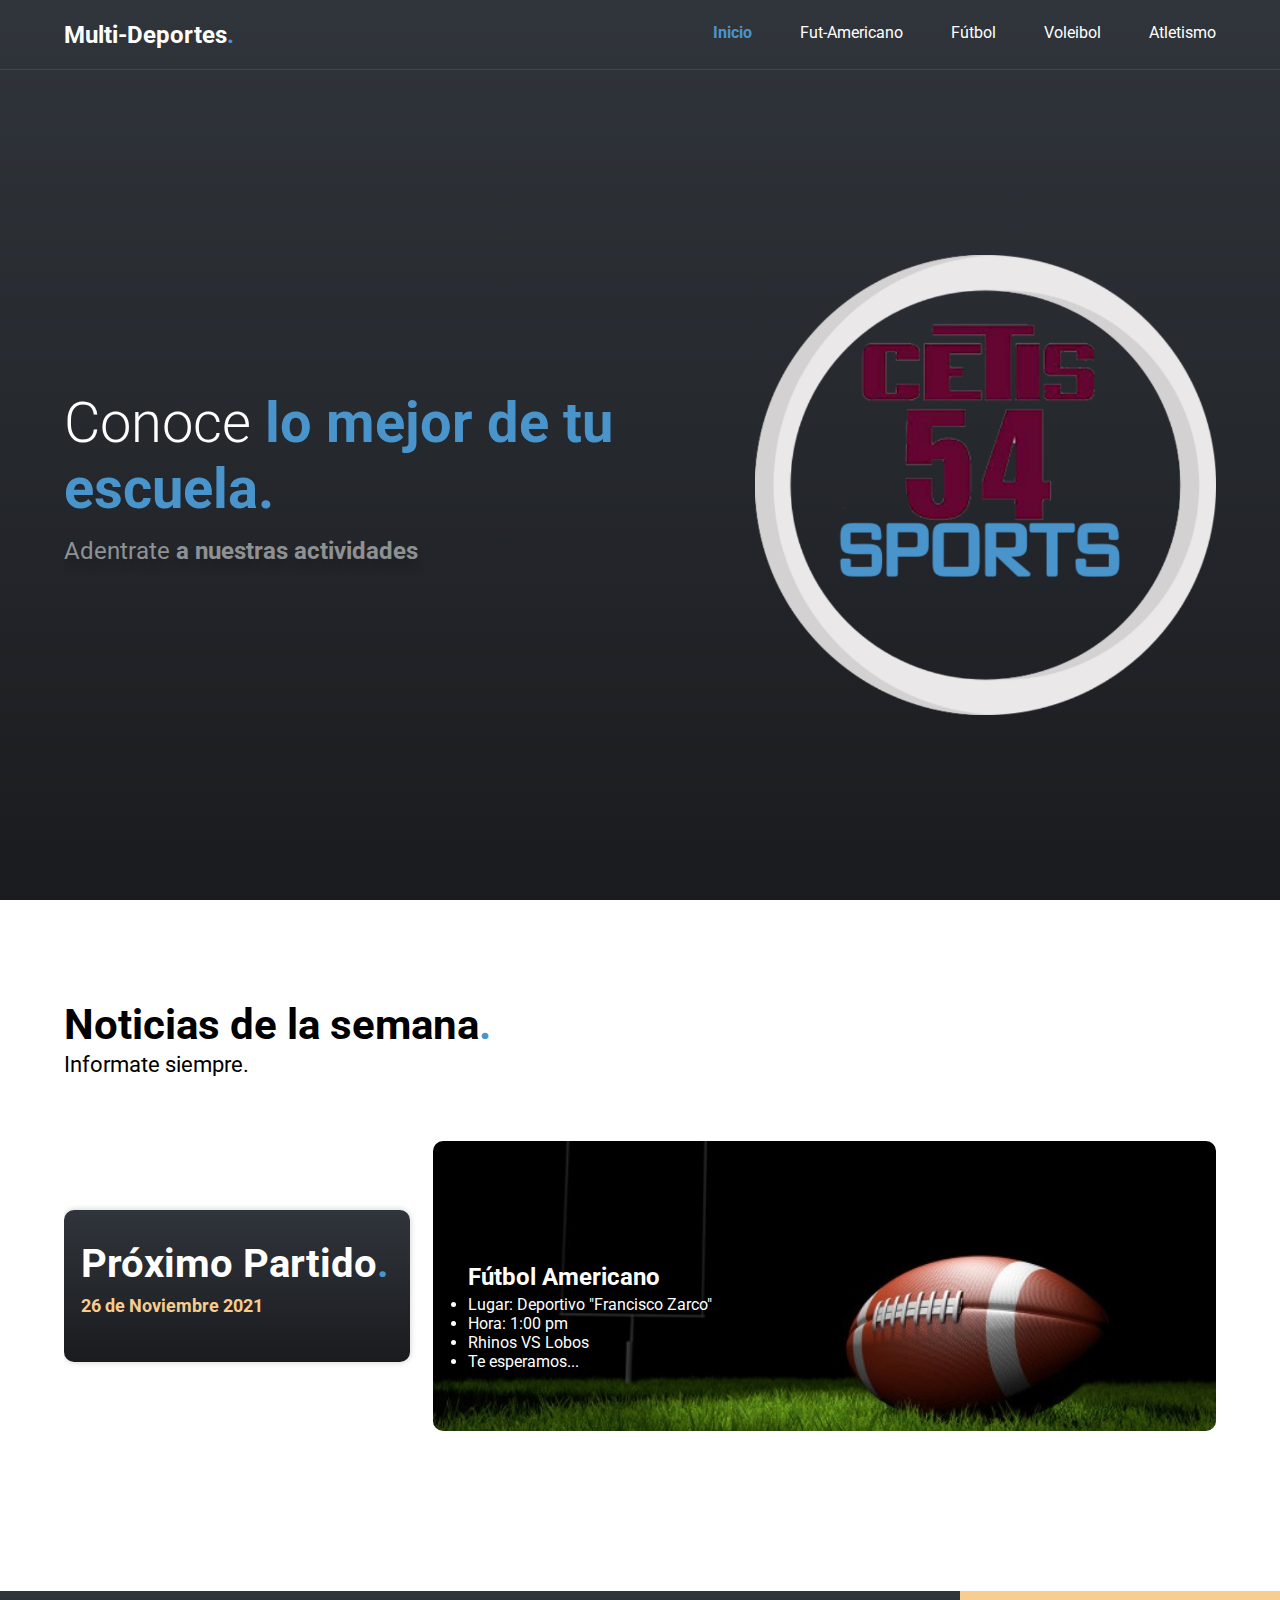
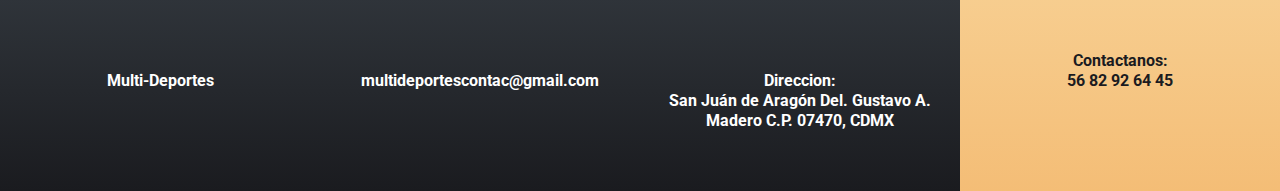
<file: index.html>
<!DOCTYPE html>
<html lang="es">
<head>
    <meta charset="UTF-8">
    <meta name="viewport" content="width=device-width, initial-scale=1.0">
    <title>Multi-Deportes</title>
    <link rel="stylesheet" href="CSS/style.css">
    <link rel="icon" href="Img/PicsArt_11-20-05.38.46.png" type="image/gif" sizes="16x16">


</head>
<body>
    <header class="hero">
        <nav class="nav__hero">
            <div class="container nav__container">
                <div class="logo">
                    <h2 class="logo__name">Multi-Deportes<span class="point">.</span></h2>
                </div> 
                <div class="links">
                    <a href="index.html" class="link--active">Inicio</a>
                    <a href="americano.html" class="link">Fut-Americano</a>
                    <a href="futbol.html" class="link">Fútbol</a>
                    <a href="voleibol.html" class="link">Voleibol</a>
                    <a href="atletismo.html" class="link">Atletismo</a>
                </div>
            </div>
        </nav>

        <section class="container hero__main">
            <div class="hero__textos">
                <h1 class="title">Conoce <span class="title--active"> lo mejor de tu escuela.</span></h1> 
                <p class="copy">Adentrate <span class="copy__active">a nuestras actividades</span></p>
                <!--<a href="#" class="cta">Conocenos</a>-->
            </div>
            <img src="Img/PicsArt_11-20-05.38.46.png" class="mockup">
        </section>
    </header>

    <section class="projects container">
        <h2 class="subtitle">Noticias de la semana<span class="point">.</span></h2>
        <p class="copy__section">Informate siempre.</p>
        <article class="container-bg">
            <div class="card">
                <div class="cards__text">
                    <h3 class="card__title"> Próximo Partido<span class="point">.</span></h3>
                    <p class="card__date">26 de Noviembre 2021</p>
                    <p class="card__copy"></p>
                </div>
            </div>
            <div class="background">
                <img src="Img/cancha2.jpg" class="background__img">
                <div class="background__text">
                    <h3 class="background__title">Fútbol Americano</h3>
                    <ul>
                        <li>Lugar: Deportivo "Francisco Zarco"</li>
                        <li>Hora: 1:00 pm</li>
                        <li>Rhinos VS Lobos</li>
                        
                        <li>Te esperamos...</li>
                    </ul>
                </div>
            </div>
        </article>
    </section>

    <footer class="footer">
        
        <div class="contact">
            <div class="item__contact">
                <i class='bx bx-copyright contact__icon'></i>
                <h3 class="contact__title">Multi-Deportes</h3>
            </div>

            <div class="item__contact">
                <i class='bx bx-mail-send contact__icon'></i>
                <h3 class="contact__title">multideportescontac@gmail.com</h3>
            </div>

            <div class="item__contact">
                <i class='bx bxs-edit-location contact__icon'></i>
                <h3 class="contact__title">Direccion: <br>
                   San Juán de Aragón Del. Gustavo A. Madero C.P. 07470, CDMX</h3>
            </div>

            <div class="item__contact item__contact--gold">
                <i class='bx bxs-chat contac__icon contact__icon--modifier'></i>
                <h3 class="contact__title">Contactanos: 
                    <br>56 82 92 64 45
                </h3>
            </div>
        </div>
    </footer>

</body>
</html>
</file>
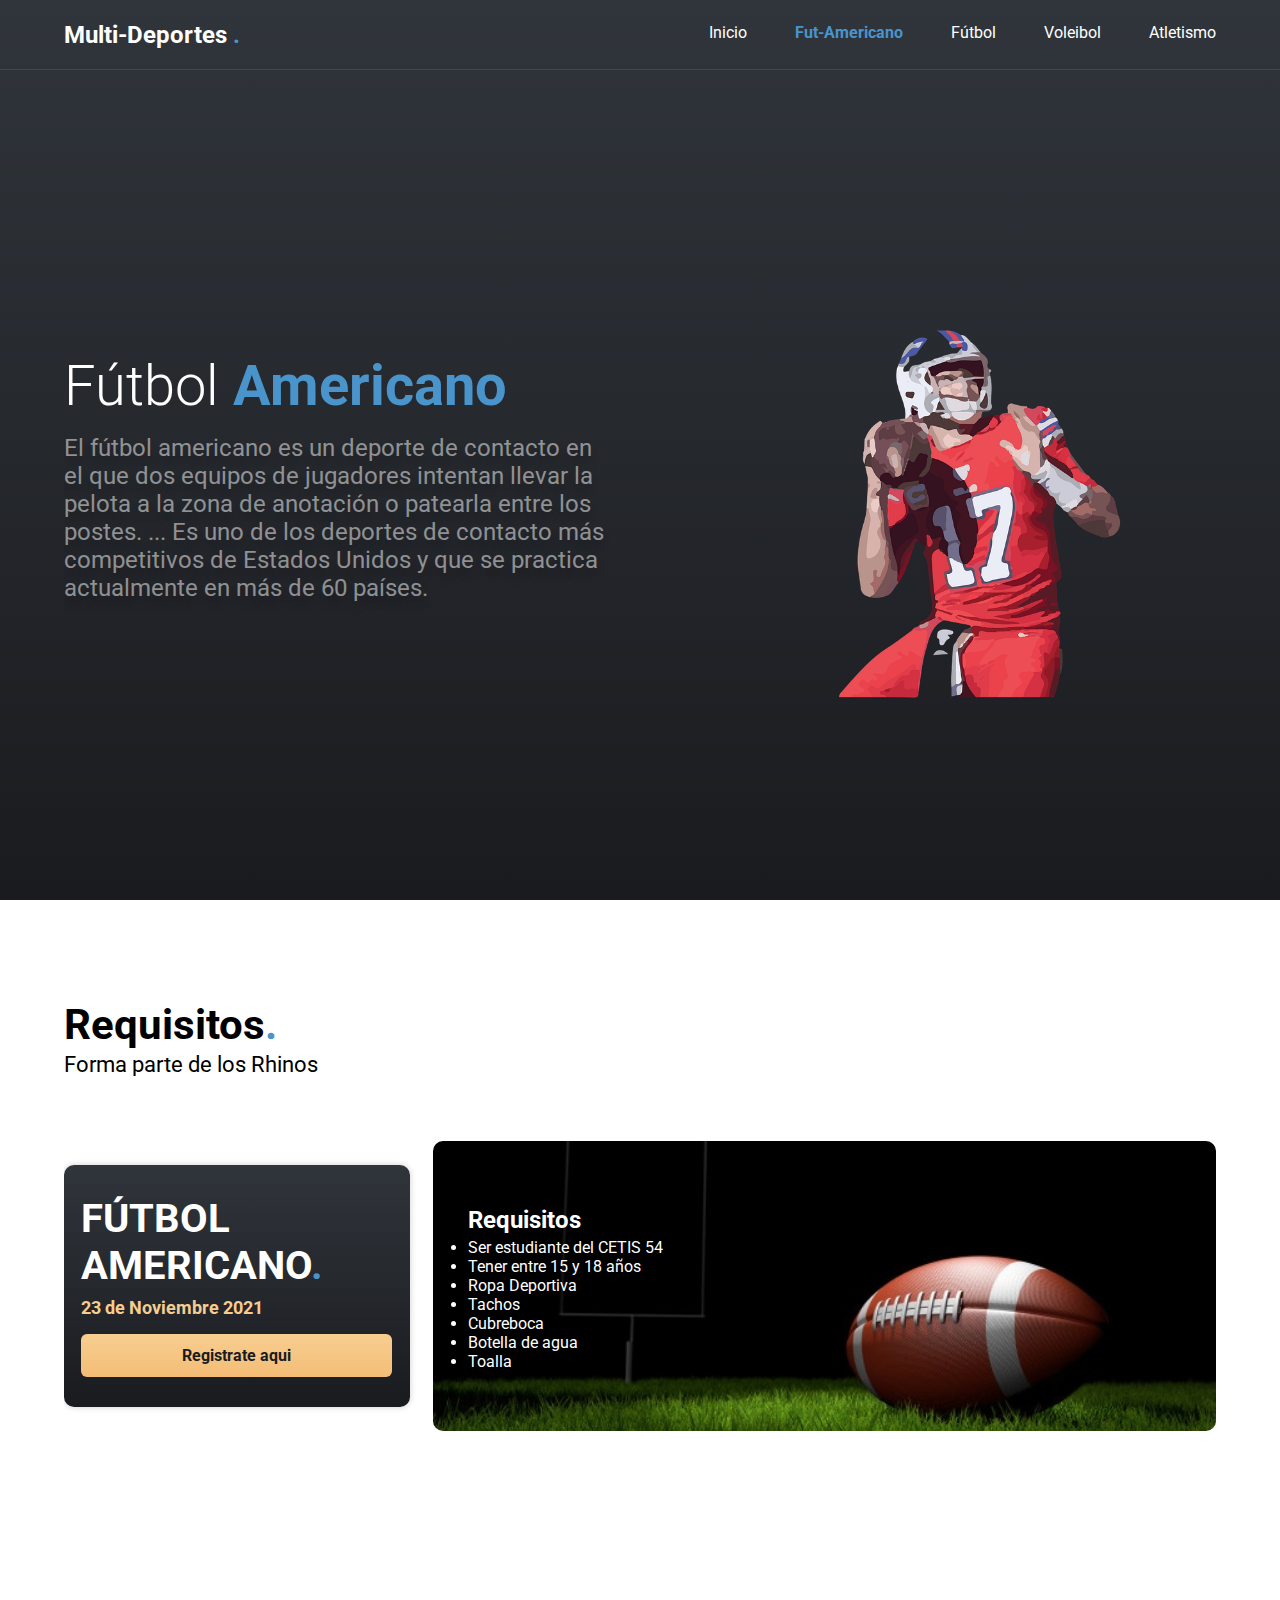
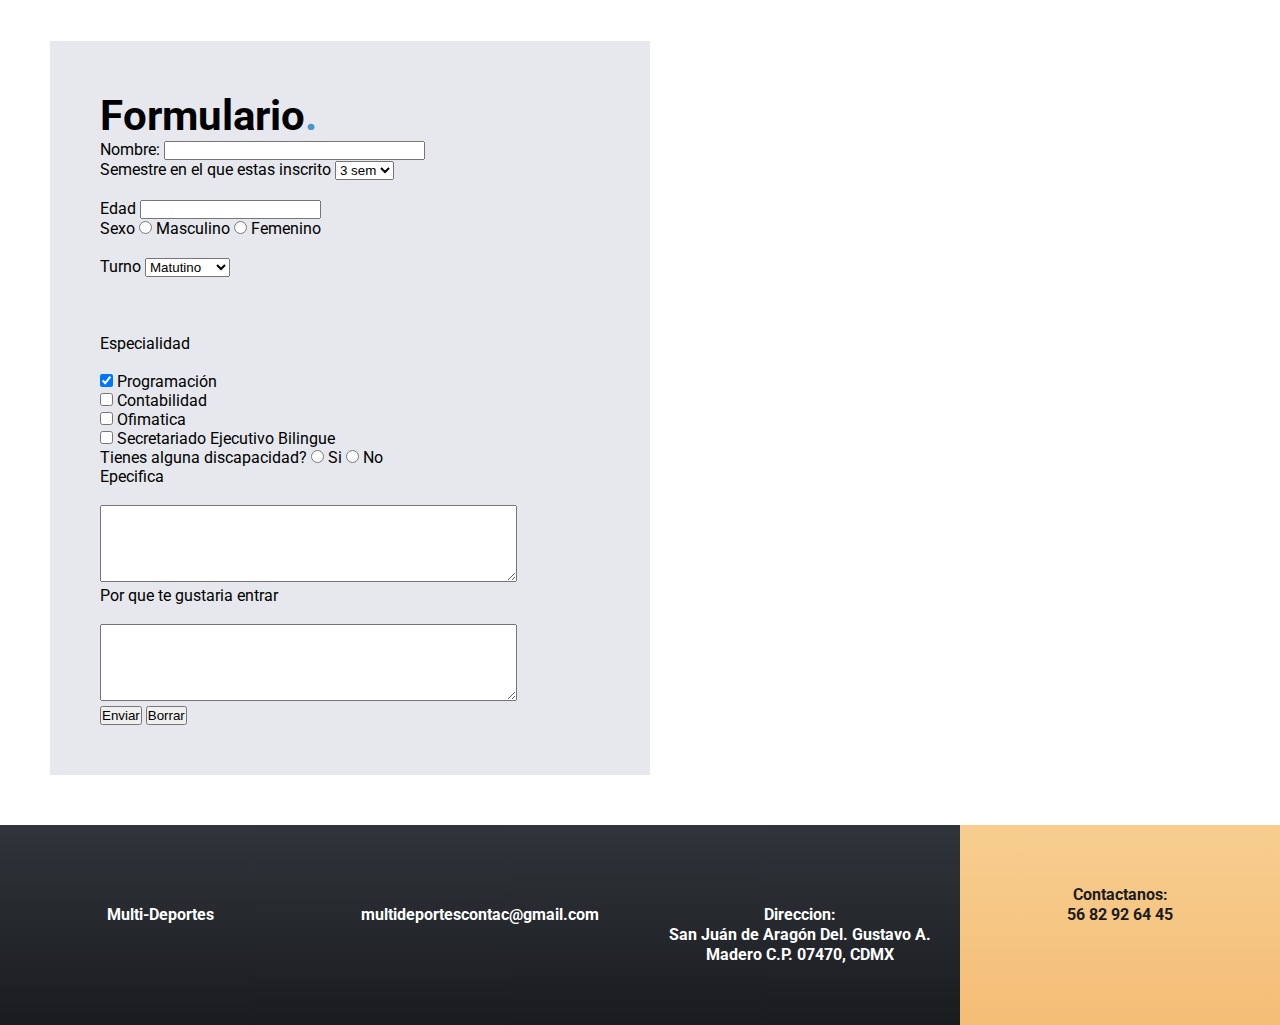
<file: americano.html>
<!DOCTYPE html>
<html lang="es">
<head>
    <meta charset="UTF-8">
    <meta http-equiv="X-UA-Compatible" content="IE=edge">
    <meta name="viewport" content="width=device-width, initial-scale=1.0">
    <title>Multi-Deportes | Fut-Americano</title>
    <link rel="stylesheet" href="CSS/style.css">
    <link rel="icon" href="Img/PicsArt_11-20-05.38.46.png" type="image/gif" sizes="16x16">
</head>
<body>

    <header class="hero">
        <nav class="nav__hero">
            <div class="container nav__container">
                <div class="logo">
                    <h2 class="logo__name">Multi-Deportes <span class="point">.</span></h2>
                </div> 
                <div class="links">
                    <a href="index.html" class="link">Inicio</a>
                    <a href="americano.html" class="link--active">Fut-Americano</a>
                    <a href="futbol.html" class="link">Fútbol</a>
                    <a href="voleibol.html" class="link">Voleibol</a>
                    <a href="atletismo.html" class="link">Atletismo</a>
                </div>
            </div>
        </nav>

        <section class="container hero__main">
            <div class="hero__textos">
                <h1 class="title">Fútbol <span class="title--active"> Americano</span></h1> 
                <p class="copy">El fútbol americano es un deporte de contacto en el que dos equipos de jugadores intentan llevar la pelota a la zona de anotación o patearla entre los postes. ... Es uno de los deportes de contacto más competitivos de Estados Unidos y que se practica actualmente en más de 60 países.<span class="copy__active"></span></p>
            </div>
            <img src="Img/jugador.png" class="mockup">
    </header>

    <section class="projects container">
        <h2 class="subtitle">Requisitos<span class="point">.</span></h2>
        <p class="copy__section">Forma parte de los Rhinos</p>
        <article class="container-bg">
            <div class="card">
                <div class="cards__text">
                    <h3 class="card__title"> FÚTBOL AMERICANO<span class="point">.</span></h3>
                    <p class="card__date">23 de Noviembre 2021</p>
                    <p class="card__copy"></p>
                    <a href="#form" class="card__button">Registrate aqui</a>
                </div>
            </div>
            <div class="background">
                <img src="Img/cancha2.jpg" class="background__img">
                <div class="background__text">
                    <h3 class="background__title">Requisitos</h3>
                    <ul>
                        <li>Ser estudiante del CETIS 54</li>
                        <li>Tener entre 15 y 18 años</li>
                        <li>Ropa Deportiva</li>
                        <li>Tachos</li>
                        <li>Cubreboca</li>
                        <li>Botella de agua</li>
                        <li>Toalla</li>
                    </ul>
                </div>
            </div>
        </article>
    </section>

    <section>
        <div class="form">
        <a name="form"> </a>
        <h2 class="subtitle">Formulario<span class="point">.</span></h2>
    <form type="text" action="Apocalipto3000@gmail.com" method="post">
        <p> Nombre:
        <input type="text" nombre="nombre" size="30">
        </p>
        
        <p>
        Semestre en el que estas inscrito
        <select name="especificar">
        <option value="1 ">1 sem</option>
        <option value="2 sem">2 sem</option>
        <option value="3 sem" selected>3 sem</option>
        <option value="4 sem">4 sem</option>
        <option value="5 sem">5 sem</option>
        <option value="6 sem">6 sem</option>
        </select> <br><br>
        </p>
        
       
        <p> Edad 
    
            <input type="number" name="edad" value="edad"> 
         
            </p>
    
    <p> Sexo
    
    <input type="radio" nombre="masculino"  value="h"> Masculino
    <input type="radio" nombre="femenino"  value="f"> Femenino
    
    </p>
    
    
    
        <p>
        <br>
        Turno
        <select name="especificar">
        <option value="Matutino">Matutino</option>
        <option value="Vespertino">Vespertino</option>
        </select> <br><br><br><br>
        </p>
    
    
        <p> Especialidad <br><br>
        <input type="checkbox" name="regresar" checked="checked"/> Programación
        </p>
        
        <p>
        <input type="checkbox" name="regresar"/> Contabilidad
        </p>
        
        <p>
        <input type="checkbox" name="regresar"/> Ofimatica
        </p>
    
        <p>
            <input type="checkbox" name="regresar"/> Secretariado Ejecutivo Bilingue 
            </p>
    
    
    <p> Tienes alguna discapacidad?
    
        <input type="radio" name="si" value="si" /> Si
        <input type="radio" name="no" value="no" /> No
    </p>
    
    <p>Epecifica<br><br>
        <textarea name="esp" rows="5" cols="50" wrap=""></textarea>
    </p>
    
    
    <p> Por que te gustaria entrar <br><br>
    
        <textarea name="esp" rows="5" cols="50" wrap=""></textarea>
    </p>
    
        <p>
        <input type="submit" value="Enviar"/>
        <input type="reset" value="Borrar">
        </p>

    </form>
</div>
</section>


            <footer class="footer">
        
                <div class="contact">
                    <div class="item__contact">
                        <i class='bx bx-copyright contact__icon'></i>
                        <h3 class="contact__title">Multi-Deportes</h3>
                    </div>
        
                    <div class="item__contact">
                        <i class='bx bx-mail-send contact__icon'></i>
                        <h3 class="contact__title">multideportescontac@gmail.com</h3>
                    </div>
        
                    <div class="item__contact">
                        <i class='bx bxs-edit-location contact__icon'></i>
                        <h3 class="contact__title">Direccion: <br>
                           San Juán de Aragón Del. Gustavo A. Madero C.P. 07470, CDMX</h3>
                    </div>
        
                    <div class="item__contact item__contact--gold">
                        <i class='bx bxs-chat contac__icon contact__icon--modifier'></i>
                        <h3 class="contact__title">Contactanos: 
                            <br>56 82 92 64 45
                        </h3>
                    </div>
                </div>
            </footer>

    
</body>
</html>
</file>
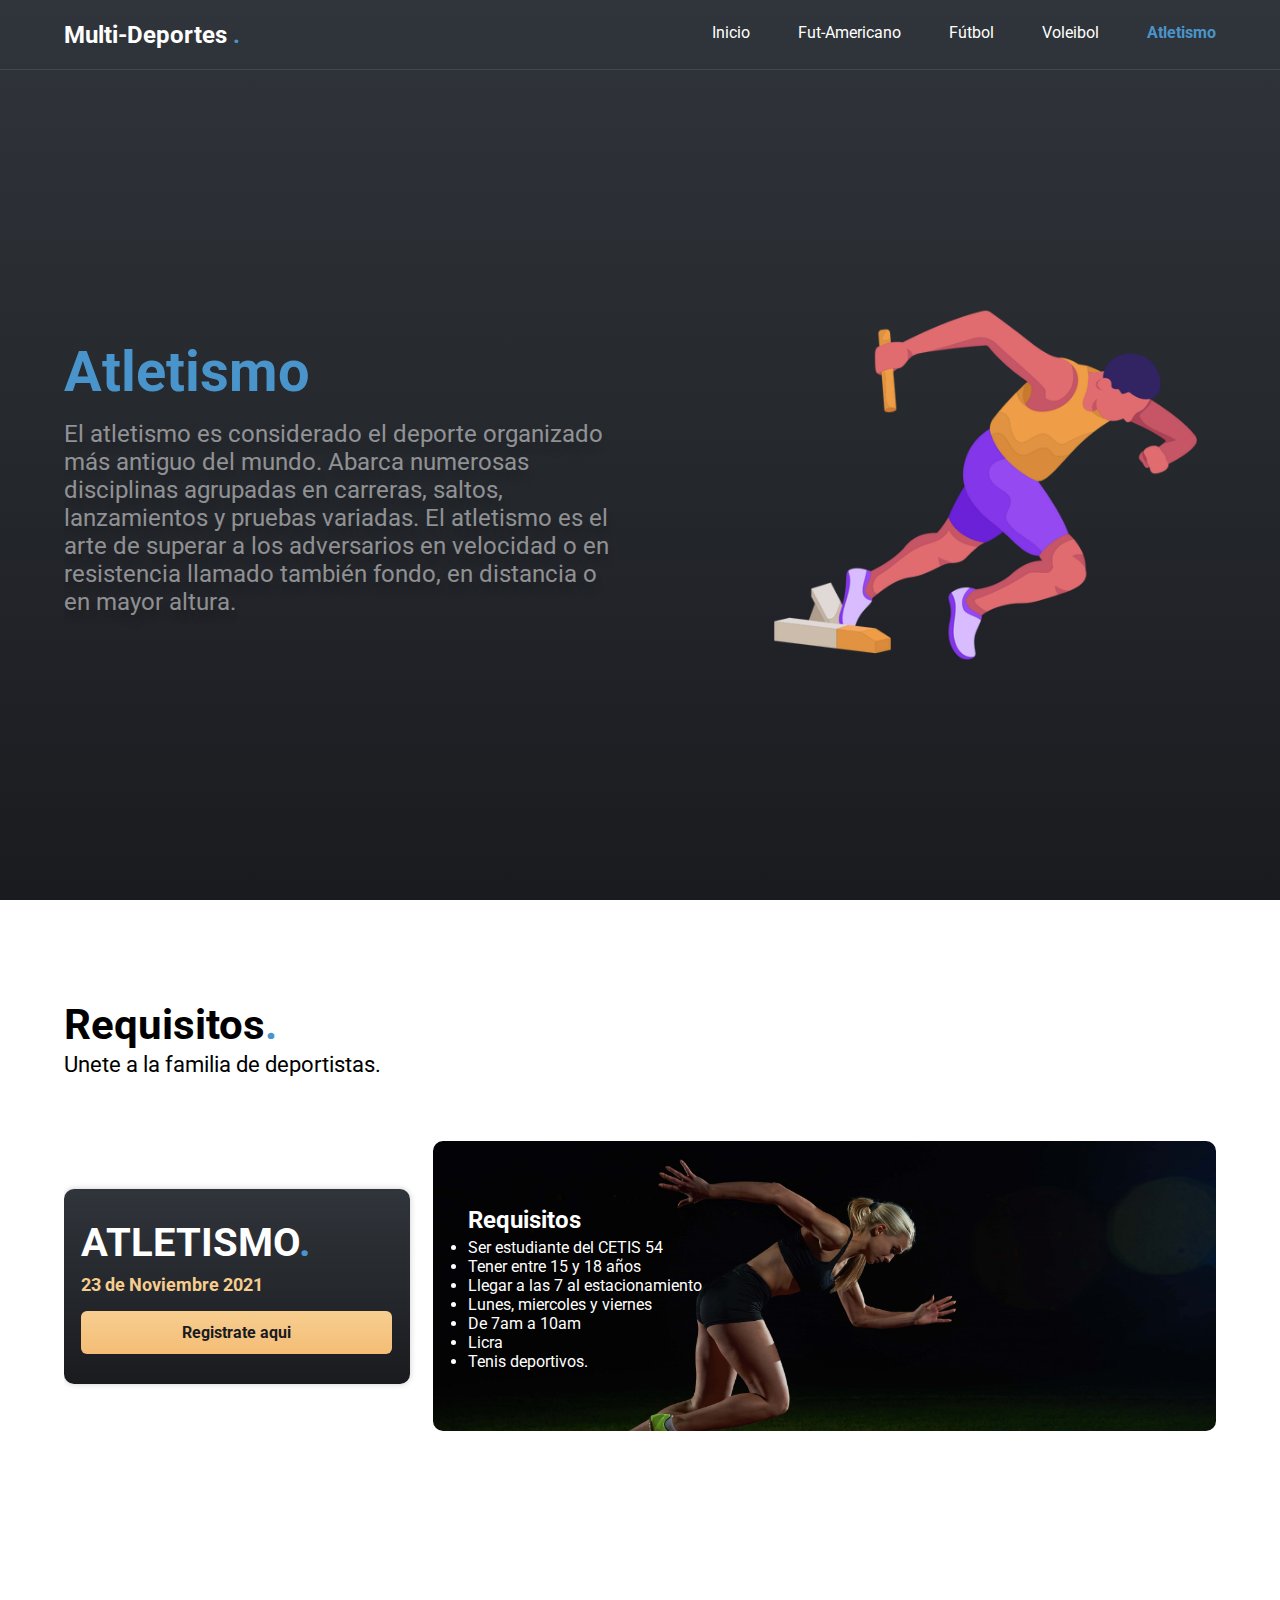
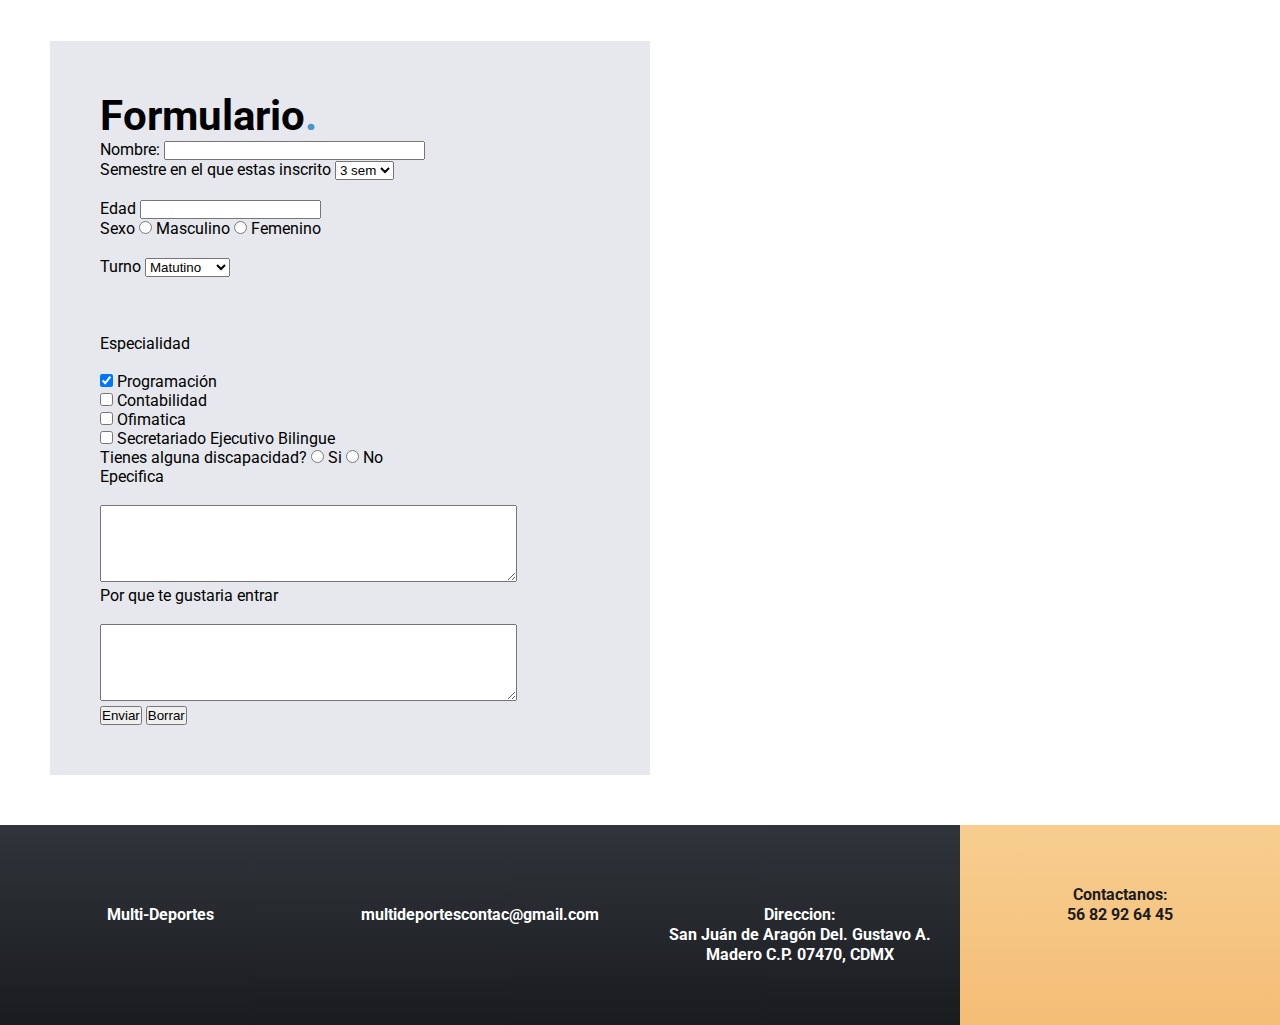
<file: atletismo.html>
<!DOCTYPE html>
<html lang="es">
<head>
    <meta charset="UTF-8">
    <meta http-equiv="X-UA-Compatible" content="IE=edge">
    <meta name="viewport" content="width=device-width, initial-scale=1.0">
    <title>Multi-Deportes | Atletismo</title>
    <link rel="stylesheet" href="CSS/style.css">
    <link rel="icon" href="Img/PicsArt_11-20-05.38.46.png" type="image/gif" sizes="16x16">
</head>
<body>

    <header class="hero">
        <nav class="nav__hero">
            <div class="container nav__container">
                <div class="logo">
                    <h2 class="logo__name">Multi-Deportes <span class="point">.</span></h2>
                </div> 
                <div class="links">
                    <a href="index.html" class="link">Inicio</a>
                    <a href="americano.html" class="link">Fut-Americano</a>
                    <a href="futbol.html" class="link">Fútbol</a>
                    <a href="voleibol.html" class="link">Voleibol</a>
                    <a href="atletismo.html" class="link--active">Atletismo</a>
                </div>
            </div>
        </nav>

        <section class="container hero__main">
            <div class="hero__textos">
                <h1 class="title"><span class="title--active">Atletismo</span></h1> 
                <p class="copy">El atletismo es considerado el deporte organizado más antiguo del mundo. Abarca numerosas disciplinas agrupadas en carreras, saltos, lanzamientos y pruebas variadas. El atletismo es el arte de superar a los adversarios en velocidad o en resistencia llamado también fondo, en distancia o en mayor altura.<span class="copy__active"></span></p>
            </div>
            <img src="Img/14da96e44e6956a804677122df97073b-atletismo-plano.png" class="mockup">
    </header>

    <section class="projects container">
        <h2 class="subtitle">Requisitos<span class="point">.</span></h2>
        <p class="copy__section">Unete a la familia de deportistas.</p>
        <article class="container-bg">
            <div class="card">
                <div class="cards__text">
                    <h3 class="card__title"> ATLETISMO<span class="point">.</span></h3>
                    <p class="card__date">23 de Noviembre 2021</p>
                    <p class="card__copy"></p>
                    <a href="" class="card__button">Registrate aqui</a>
                </div>
            </div>
            <div class="background">
                <img src="Img/zapatillasdeatletismo-0-dotshock-42392030_l-scaled.jpg" class="background__img">
                <div class="background__text">
                    <h3 class="background__title">Requisitos</h3>
                    <ul>
                        <li>Ser estudiante del CETIS 54</li>
                        <li>Tener entre 15 y 18 años</li>
                        <li>Llegar a las 7 al estacionamiento </li>
                        <li>Lunes, miercoles y viernes</li>
                        <li>De 7am a 10am</li>
                        <li>Licra</li>
                        <li>Tenis deportivos.</li>
                    </ul>
                </div>
            </div>
        </article>
    </section>

    <section>
        <div class="form">
        <a name="form"> </a>
        <h2 class="subtitle">Formulario<span class="point">.</span></h2>
    <form type="text" action="Apocalipto3000@gmail.com" method="post">
        <p> Nombre:
        <input type="text" nombre="nombre" size="30">
        </p>
        
        <p>
        Semestre en el que estas inscrito
        <select name="especificar">
        <option value="1 ">1 sem</option>
        <option value="2 sem">2 sem</option>
        <option value="3 sem" selected>3 sem</option>
        <option value="4 sem">4 sem</option>
        <option value="5 sem">5 sem</option>
        <option value="6 sem">6 sem</option>
        </select> <br><br>
        </p>
        
       
        <p> Edad 
    
            <input type="number" name="edad" value="edad"> 
         
            </p>
    
    <p> Sexo
    
    <input type="radio" nombre="masculino"  value="h"> Masculino
    <input type="radio" nombre="femenino"  value="f"> Femenino
    
    </p>
    
    
    
        <p>
        <br>
        Turno
        <select name="especificar">
        <option value="Matutino">Matutino</option>
        <option value="Vespertino">Vespertino</option>
        </select> <br><br><br><br>
        </p>
    
    
        <p> Especialidad <br><br>
        <input type="checkbox" name="regresar" checked="checked"/> Programación
        </p>
        
        <p>
        <input type="checkbox" name="regresar"/> Contabilidad
        </p>
        
        <p>
        <input type="checkbox" name="regresar"/> Ofimatica
        </p>
    
        <p>
            <input type="checkbox" name="regresar"/> Secretariado Ejecutivo Bilingue 
            </p>
    
    
    <p> Tienes alguna discapacidad?
    
        <input type="radio" name="si" value="si" /> Si
        <input type="radio" name="no" value="no" /> No
    </p>
    
    <p>Epecifica<br><br>
        <textarea name="esp" rows="5" cols="50" wrap=""></textarea>
    </p>
    
    
    <p> Por que te gustaria entrar <br><br>
    
        <textarea name="esp" rows="5" cols="50" wrap=""></textarea>
    </p>
    
        <p>
        <input type="submit" value="Enviar"/>
        <input type="reset" value="Borrar">
        </p>

    </form>
</div>
</section>

    <footer class="footer">
        
        <div class="contact">
            <div class="item__contact">
                <i class='bx bx-copyright contact__icon'></i>
                <h3 class="contact__title">Multi-Deportes</h3>
            </div>

            <div class="item__contact">
                <i class='bx bx-mail-send contact__icon'></i>
                <h3 class="contact__title">multideportescontac@gmail.com</h3>
            </div>

            <div class="item__contact">
                <i class='bx bxs-edit-location contact__icon'></i>
                <h3 class="contact__title">Direccion: <br>
                   San Juán de Aragón Del. Gustavo A. Madero C.P. 07470, CDMX</h3>
            </div>

            <div class="item__contact item__contact--gold">
                <i class='bx bxs-chat contac__icon contact__icon--modifier'></i>
                <h3 class="contact__title">Contactanos: 
                    <br>56 82 92 64 45
                </h3>
            </div>
        </div>
    </footer>

    
</body>
</html>
</file>
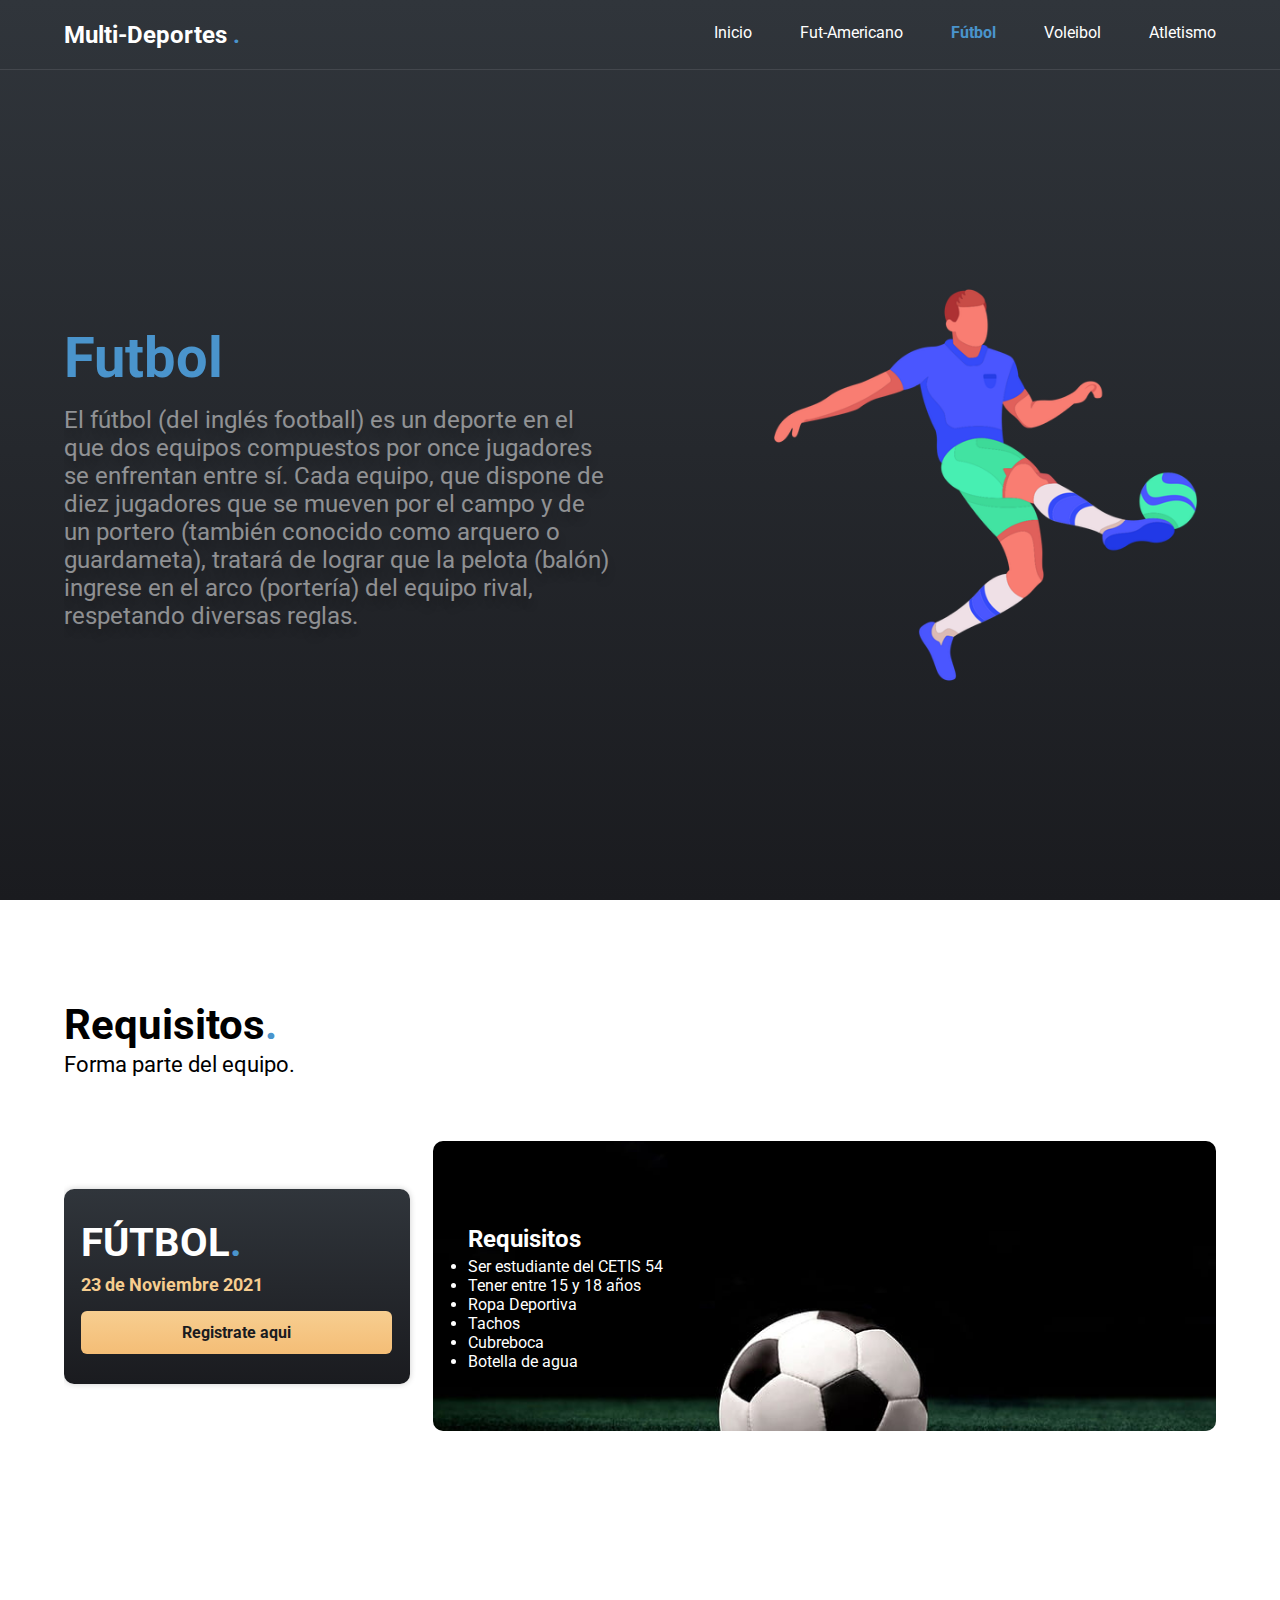
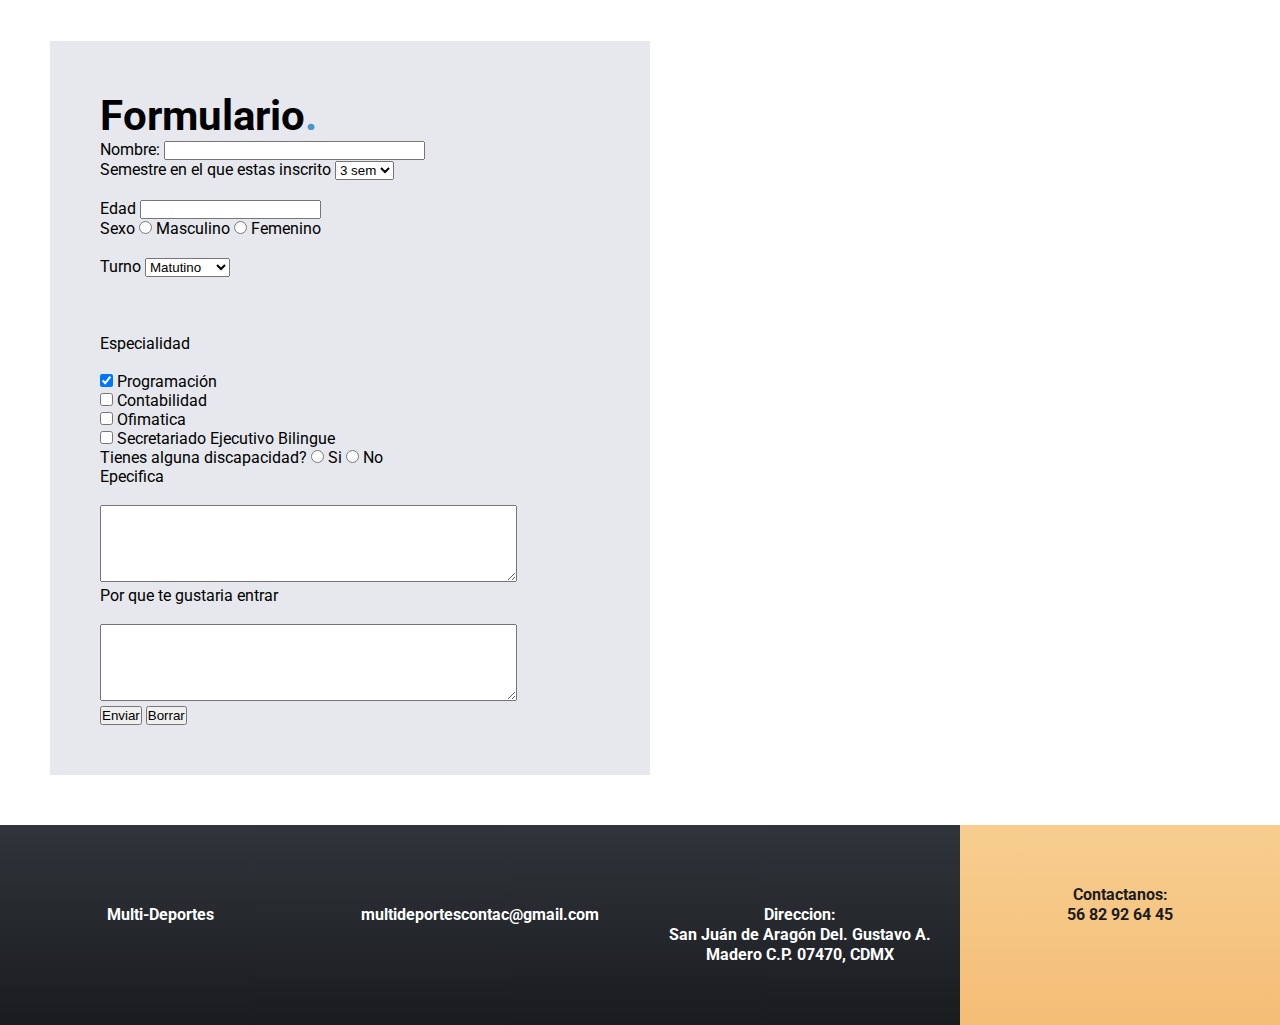
<file: futbol.html>
<!DOCTYPE html>
<html lang="es">
<head>
    <meta charset="UTF-8">
    <meta http-equiv="X-UA-Compatible" content="IE=edge">
    <meta name="viewport" content="width=device-width, initial-scale=1.0">
    <title>Multi-Deportes | Fútbol</title>
    <link rel="stylesheet" href="CSS/style.css">
    <link rel="icon" href="Img/PicsArt_11-20-05.38.46.png" type="image/gif" sizes="16x16">
</head>
<body>

    <header class="hero">
        <nav class="nav__hero">
            <div class="container nav__container">
                <div class="logo">
                    <h2 class="logo__name">Multi-Deportes <span class="point">.</span></h2>
                </div> 
                <div class="links">
                    <a href="index.html" class="link">Inicio</a>
                    <a href="americano.html" class="link">Fut-Americano</a>
                    <a href="futbol.html" class="link--active">Fútbol</a>
                    <a href="voleibol.html" class="link">Voleibol</a>
                    <a href="atletismo.html" class="link">Atletismo</a>
                </div>
            </div>
        </nav>

        <section class="container hero__main">
            <div class="hero__textos">
                <h1 class="title"><span class="title--active">Futbol</span></h1> 
                <p class="copy">El fútbol (del inglés football) es un deporte en el que dos equipos compuestos por once jugadores se enfrentan entre sí. Cada equipo, que dispone de diez jugadores que se mueven por el campo y de un portero (también conocido como arquero o guardameta), tratará de lograr que la pelota (balón) ingrese en el arco (portería) del equipo rival, respetando diversas reglas.<span class="copy__active"></span></p>
            </div>
            <img src="Img/fut.png" class="mockup">
    </header>

    <section class="projects container">
        <h2 class="subtitle">Requisitos<span class="point">.</span></h2>
        <p class="copy__section">Forma parte del equipo.</p>
        <article class="container-bg">
            <div class="card">
                <div class="cards__text">
                    <h3 class="card__title"> FÚTBOL<span class="point">.</span></h3>
                    <p class="card__date">23 de Noviembre 2021</p>
                    <p class="card__copy"></p>
                    <a href="" class="card__button">Registrate aqui</a>
                </div>
            </div>
            <div class="background">
                <img src="Img/socc.jpg" class="background__img">
                <div class="background__text">
                    <h3 class="background__title">Requisitos</h3>
                    <ul>
                        <li>Ser estudiante del CETIS 54</li>
                        <li>Tener entre 15 y 18 años</li>
                        <li>Ropa Deportiva</li>
                        <li>Tachos</li>
                        <li>Cubreboca</li>
                        <li>Botella de agua</li>
                    </ul>
                </div>
            </div>
        </article>
    </section>

    <section>
        <div class="form">
        <a name="form"> </a>
        <h2 class="subtitle">Formulario<span class="point">.</span></h2>
    <form type="text" action="Apocalipto3000@gmail.com" method="post">
        <p> Nombre:
        <input type="text" nombre="nombre" size="30">
        </p>
        
        <p>
        Semestre en el que estas inscrito
        <select name="especificar">
        <option value="1 ">1 sem</option>
        <option value="2 sem">2 sem</option>
        <option value="3 sem" selected>3 sem</option>
        <option value="4 sem">4 sem</option>
        <option value="5 sem">5 sem</option>
        <option value="6 sem">6 sem</option>
        </select> <br><br>
        </p>
        
       
        <p> Edad 
    
            <input type="number" name="edad" value="edad"> 
         
            </p>
    
    <p> Sexo
    
    <input type="radio" nombre="masculino"  value="h"> Masculino
    <input type="radio" nombre="femenino"  value="f"> Femenino
    
    </p>
    
    
    
        <p>
        <br>
        Turno
        <select name="especificar">
        <option value="Matutino">Matutino</option>
        <option value="Vespertino">Vespertino</option>
        </select> <br><br><br><br>
        </p>
    
    
        <p> Especialidad <br><br>
        <input type="checkbox" name="regresar" checked="checked"/> Programación
        </p>
        
        <p>
        <input type="checkbox" name="regresar"/> Contabilidad
        </p>
        
        <p>
        <input type="checkbox" name="regresar"/> Ofimatica
        </p>
    
        <p>
            <input type="checkbox" name="regresar"/> Secretariado Ejecutivo Bilingue 
            </p>
    
    
    <p> Tienes alguna discapacidad?
    
        <input type="radio" name="si" value="si" /> Si
        <input type="radio" name="no" value="no" /> No
    </p>
    
    <p>Epecifica<br><br>
        <textarea name="esp" rows="5" cols="50" wrap=""></textarea>
    </p>
    
    
    <p> Por que te gustaria entrar <br><br>
    
        <textarea name="esp" rows="5" cols="50" wrap=""></textarea>
    </p>
    
        <p>
        <input type="submit" value="Enviar"/>
        <input type="reset" value="Borrar">
        </p>

    </form>
</div>
</section>

    <footer class="footer">
        
        <div class="contact">
            <div class="item__contact">
                <i class='bx bx-copyright contact__icon'></i>
                <h3 class="contact__title">Multi-Deportes</h3>
            </div>

            <div class="item__contact">
                <i class='bx bx-mail-send contact__icon'></i>
                <h3 class="contact__title">multideportescontac@gmail.com</h3>
            </div>

            <div class="item__contact">
                <i class='bx bxs-edit-location contact__icon'></i>
                <h3 class="contact__title">Direccion: <br>
                   San Juán de Aragón Del. Gustavo A. Madero C.P. 07470, CDMX</h3>
            </div>

            <div class="item__contact item__contact--gold">
                <i class='bx bxs-chat contac__icon contact__icon--modifier'></i>
                <h3 class="contact__title">Contactanos: 
                    <br>56 82 92 64 45
                </h3>
            </div>
        </div>
    </footer>


    
</body>
</html>
</file>
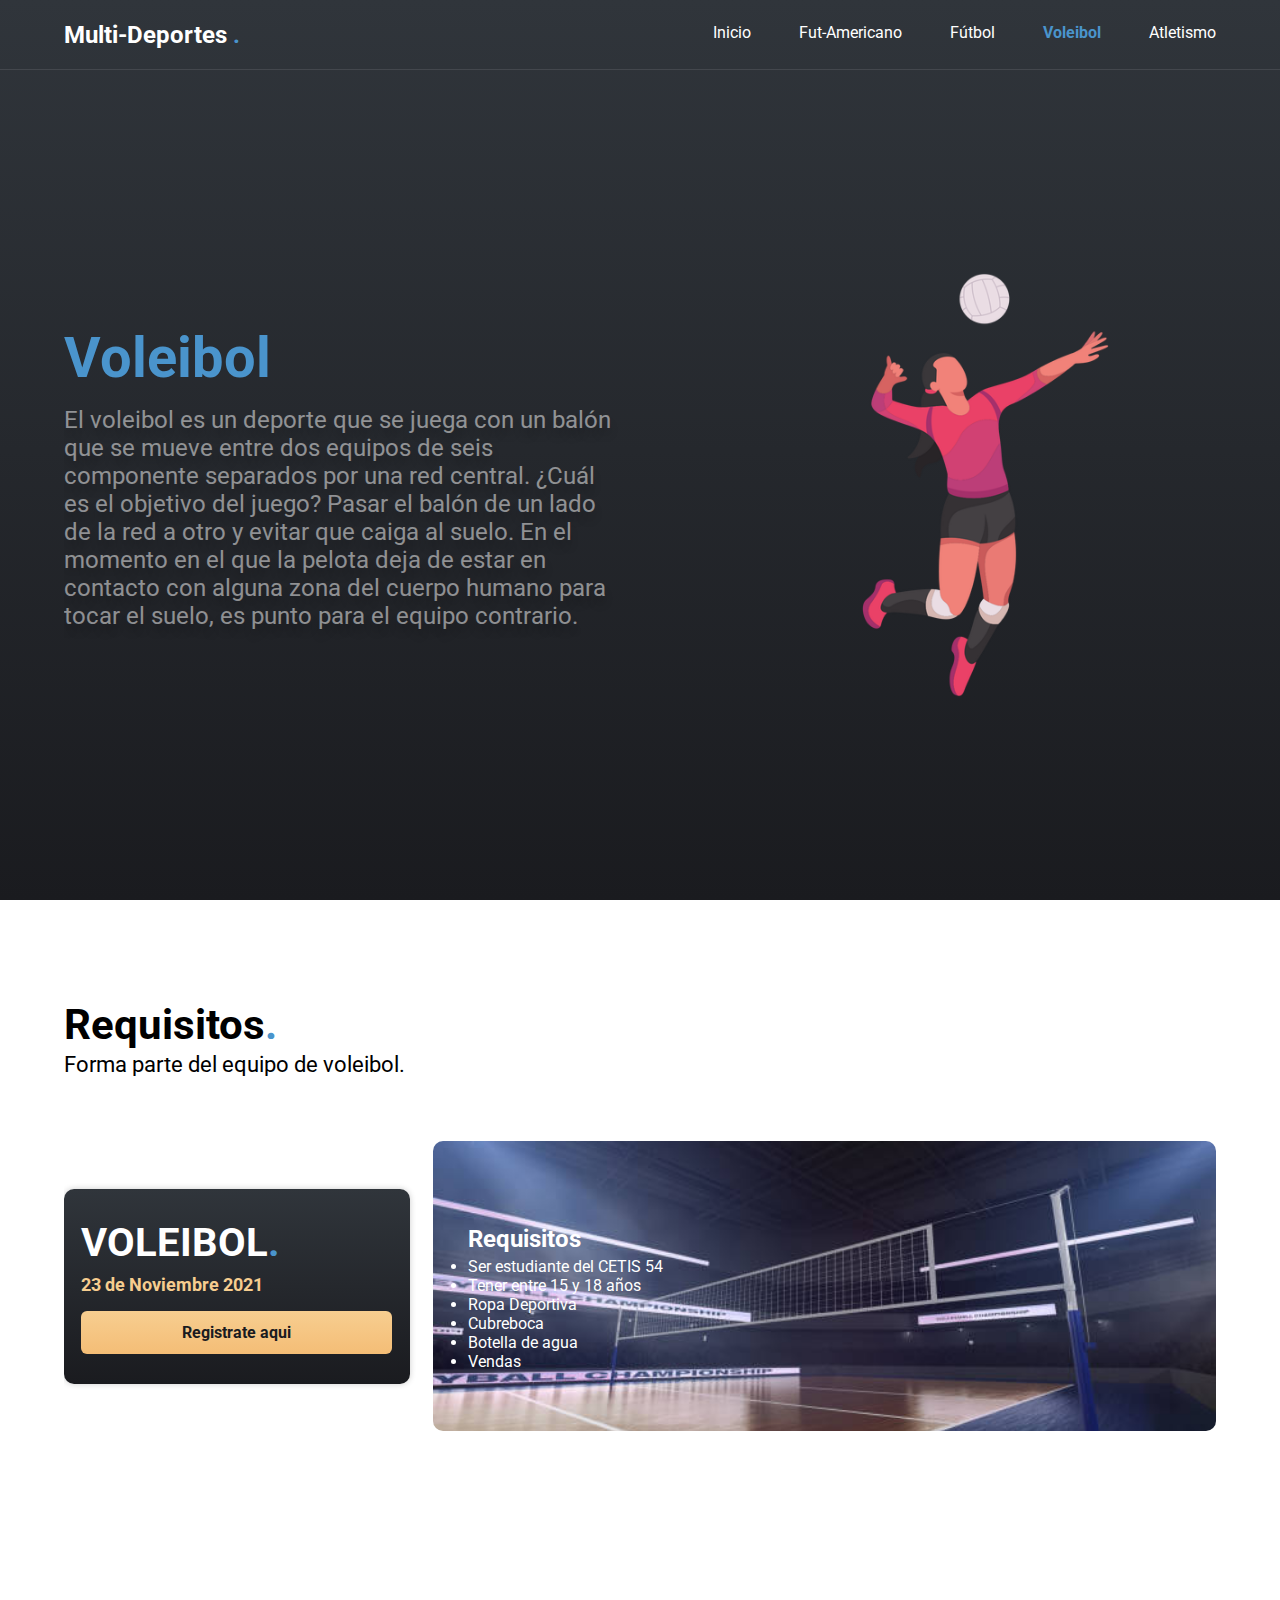
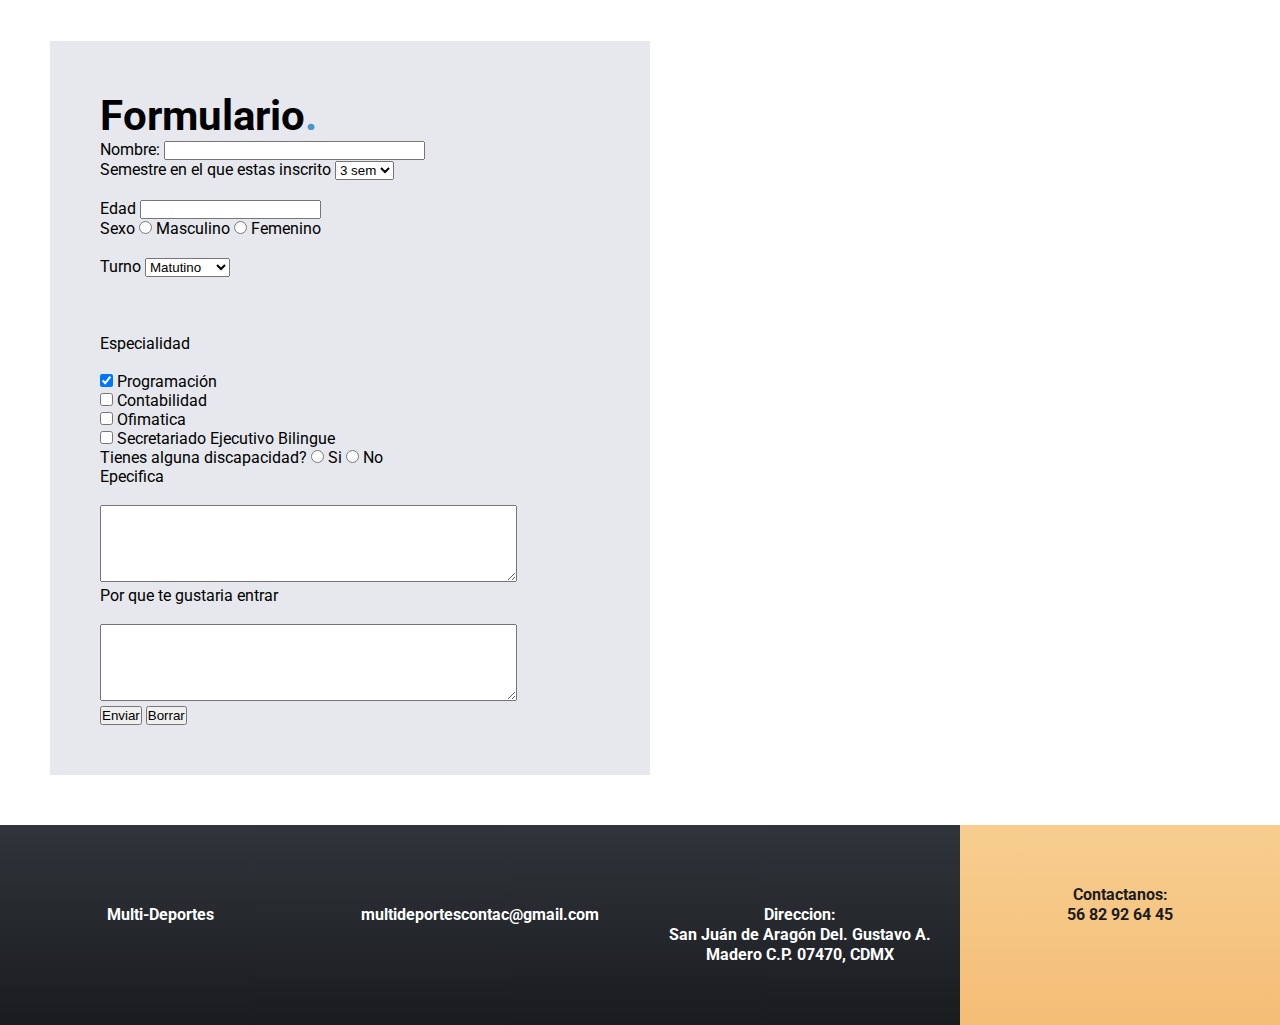
<file: voleibol.html>
<!DOCTYPE html>
<html lang="es">
<head>
    <meta charset="UTF-8">
    <meta http-equiv="X-UA-Compatible" content="IE=edge">
    <meta name="viewport" content="width=device-width, initial-scale=1.0">
    <title>Multi-Deportes | Voleibol</title>
    <link rel="stylesheet" href="CSS/style.css">
    <link rel="icon" href="Img/PicsArt_11-20-05.38.46.png" type="image/gif" sizes="16x16">
</head>
<body>

    <header class="hero">
        <nav class="nav__hero">
            <div class="container nav__container">
                <div class="logo">
                    <h2 class="logo__name">Multi-Deportes <span class="point">.</span></h2>
                </div> 
                <div class="links">
                    <a href="index.html" class="link">Inicio</a>
                    <a href="americano.html" class="link">Fut-Americano</a>
                    <a href="futbol.html" class="link">Fútbol</a>
                    <a href="voleibol.html" class="link--active">Voleibol</a>
                    <a href="atletismo.html" class="link">Atletismo</a>
                </div>
            </div>
        </nav>

        <section class="container hero__main">
            <div class="hero__textos">
                <h1 class="title"><span class="title--active">Voleibol </span></h1> 
                <p class="copy">El voleibol es un deporte que se juega con un balón que se mueve entre dos equipos de seis componente separados por una red central. ¿Cuál es el objetivo del juego? Pasar el balón de un lado de la red a otro y evitar que caiga al suelo. En el momento en el que la pelota deja de estar en contacto con alguna zona del cuerpo humano para tocar el suelo, es punto para el equipo contrario.<span class="copy__active"></span></p>
            </div>
            <img src="Img/voleibol.png" class="mockup">
    </header>

    <section class="projects container">
        <h2 class="subtitle">Requisitos<span class="point">.</span></h2>
        <p class="copy__section">Forma parte del equipo de voleibol.</p>
        <article class="container-bg">
            <div class="card">
                <div class="cards__text">
                    <h3 class="card__title"> VOLEIBOL<span class="point">.</span></h3>
                    <p class="card__date">23 de Noviembre 2021</p>
                    <p class="card__copy"></p>
                    <a href="" class="card__button">Registrate aqui</a>
                </div>
            </div>
            <div class="background">
                <img src="Img/istockphoto-1216739474-612x612.jpg" class="background__img">
                <div class="background__text">
                    <h3 class="background__title">Requisitos</h3>
                    <ul>
                        <li>Ser estudiante del CETIS 54</li>
                        <li>Tener entre 15 y 18 años</li>
                        <li>Ropa Deportiva</li>
                        <li>Cubreboca</li>
                        <li>Botella de agua</li>
                        <li>Vendas</li>
                    </ul>
                </div>
            </div>
        </article>
    </section>

    <section>
        <div class="form">
        <a name="form"> </a>
        <h2 class="subtitle">Formulario<span class="point">.</span></h2>
    <form type="text" action="Apocalipto3000@gmail.com" method="post">
        <p> Nombre:
        <input type="text" nombre="nombre" size="30">
        </p>
        
        <p>
        Semestre en el que estas inscrito
        <select name="especificar">
        <option value="1 ">1 sem</option>
        <option value="2 sem">2 sem</option>
        <option value="3 sem" selected>3 sem</option>
        <option value="4 sem">4 sem</option>
        <option value="5 sem">5 sem</option>
        <option value="6 sem">6 sem</option>
        </select> <br><br>
        </p>
        
       
        <p> Edad 
    
            <input type="number" name="edad" value="edad"> 
         
            </p>
    
    <p> Sexo
    
    <input type="radio" nombre="masculino"  value="h"> Masculino
    <input type="radio" nombre="femenino"  value="f"> Femenino
    
    </p>
    
    
    
        <p>
        <br>
        Turno
        <select name="especificar">
        <option value="Matutino">Matutino</option>
        <option value="Vespertino">Vespertino</option>
        </select> <br><br><br><br>
        </p>
    
    
        <p> Especialidad <br><br>
        <input type="checkbox" name="regresar" checked="checked"/> Programación
        </p>
        
        <p>
        <input type="checkbox" name="regresar"/> Contabilidad
        </p>
        
        <p>
        <input type="checkbox" name="regresar"/> Ofimatica
        </p>
    
        <p>
            <input type="checkbox" name="regresar"/> Secretariado Ejecutivo Bilingue 
            </p>
    
    
    <p> Tienes alguna discapacidad?
    
        <input type="radio" name="si" value="si" /> Si
        <input type="radio" name="no" value="no" /> No
    </p>
    
    <p>Epecifica<br><br>
        <textarea name="esp" rows="5" cols="50" wrap=""></textarea>
    </p>
    
    
    <p> Por que te gustaria entrar <br><br>
    
        <textarea name="esp" rows="5" cols="50" wrap=""></textarea>
    </p>
    
        <p>
        <input type="submit" value="Enviar"/>
        <input type="reset" value="Borrar">
        </p>

    </form>
</div>
</section>

    <footer class="footer">
        
        <div class="contact">
            <div class="item__contact">
                <i class='bx bx-copyright contact__icon'></i>
                <h3 class="contact__title">Multi-Deportes</h3>
            </div>

            <div class="item__contact">
                <i class='bx bx-mail-send contact__icon'></i>
                <h3 class="contact__title">multideportescontac@gmail.com</h3>
            </div>

            <div class="item__contact">
                <i class='bx bxs-edit-location contact__icon'></i>
                <h3 class="contact__title">Direccion: <br>
                   San Juán de Aragón Del. Gustavo A. Madero C.P. 07470, CDMX</h3>
            </div>

            <div class="item__contact item__contact--gold">
                <i class='bx bxs-chat contac__icon contact__icon--modifier'></i>
                <h3 class="contact__title">Contactanos: 
                    <br>56 82 92 64 45
                </h3>
            </div>
        </div>
    </footer>
    
</body>
</html>
</file>
<file: CSS/style.css>
@import url('https://fonts.googleapis.com/css2?family=Roboto:wght@300;400;700&display=swap');
:root{
    --blue: #4a94cc;
    --gold1:#F4BD76;
    --gold2:#F6CD8F;
    --gray:#ffffff80;
    --gray2:#f7d9d990;
    --black1:#1A1B1F;
    --black2:#30353B;
    --shadow:0 8px 8px;
    --color_shadow:#00000033;
}

*{
    margin: 0;
    padding: 0;
    box-sizing: border-box;
}

body{
    font-family: 'Roboto', sans-serif;
}

.container{
    width: 90%;
    max-width: 1200px;
    margin: 0 auto;
    overflow: hidden;
    padding: 100px 0;
    height: auto;
}

.container__modifier{
    width: 60%;
}

.hero{
    width: 100%;
    min-height: 100vh;
    background: linear-gradient(180deg, #30353B 0%, #1A1B1F 100%);
}

.nav__hero{
    color: #fff;
    height: 70px;
    border-bottom: 1px solid rgb(255, 255, 255, 0.1);
}

.nav__container{
    display: flex;
    align-items: center;
    justify-content: space-between;
    height: inherit;
    padding: 0;
}

.logo__name{
    font-size: 24px;
}
.links{
    display: grid;
    grid-auto-flow: column;
    gap: 3em;
}

.link{
    color: inherit;
    text-decoration: none;
    --clippy: polygon(0 0%, 0 0, 0 100%, 0% 100%);
}

.link::after{
    content: "";
    display: block;
    background: #fff;
    width: 90%;
    margin-top: 3px;
    height: 3px;
    clip-path: var(--clippy);
    transition: clip-path .3s;
}

.link:hover{
    --clippy: polygon(0 0%, 100% 0, 100% 100%, 0 100%);
}

.link--active{
    color: var(--blue);
    font-weight: 700;
    text-decoration: none;
}
.point{
    color: var(--blue);
}

.hero__main{
    height: calc(100vh - 70px);
    display: flex;
    justify-content: space-between;
    align-items: center;
    padding: 0;
}

.mockup{
    object-fit: cover;
    width: 40%;
    max-height: 90vh;
}

.hero__textos{
    width: 48%;
}

.title{
    font-size: 56px;
    font-weight: 300;
    color: #fff;
}

.title--active{
    color: #4a94cc;
    font-weight: 700;
}

.copy{
    font-size: 24px;
    color: var(--gray);
    text-shadow: var(--shadow) var(--color_shadow);
    margin: 15px 0;
}

.copy__active{
    font-weight: 700;
}

.cta{
    padding: 20px 30px;
    display: inline-block;
    background: #ea473b;
    text-decoration: none;
    color: var(--black1);
    font-weight: 700;
    box-shadow: var(--shadow) var(--color_shadow);
    border-radius: 6px;
}

.form{
    width: 600px;
    padding: 50px;
    margin: 50px;
    background-color: #dddfe6b8;
}

/* servicios */

.servicies{
    background: #fafafa;
}

.subtitle{
    font-size: 42px;
}

.subtitle--modifier{
    text-align: center;
    margin-bottom: 16px;
}

.copy__section{
    color: va(--black2);
    font-size: 22px;
    line-height: 32px;
    margin-bottom: 60px;
}

.copy__section--modifier{
    text-align: center;
    margin-bottom: 32px;
}

.container-cards{
    display: flex;
    justify-content: space-between;
    align-items: center;
    flex-wrap: wrap;
}

.card{
    width: 30%;
    padding: 30px 0;
    overflow: hidden;
    background: linear-gradient(180deg, #30353B 0%, #1A1B1F 100%);
    border-radius: 10px;
    position: relative;
    text-align: right;
    margin-bottom: 60px;
    box-shadow: 0 0 6px var(--color_shadow);
}

.card__img{
   
    width: 95%;
    height: 200px;
    object-fit: cover;
    border-radius: 10px 0 10px;
}

.cards__text{
    text-align: left;
    width: 90%;
    margin: 0 auto;
}

.card__list{
    color: var(--gold2);
    font-weight: 700;
    margin: 25px 0 12px;
    font-size: 18px;
}

.card__title{
    font-size: 40px;
    color: #fff;
    margin-bottom: 8px;
}

.card__copy{
    color: var(--gray2);
    margin-bottom: 16px;
}

.card__button{
    display: block;
    background: linear-gradient(180deg, #F7CE90 0%, #F4BD76 100%);
    border-radius: 6px;
    text-decoration: none;  
    width: 100%;
    color: var(--black1);
    font-weight: 700;
    text-align: center;
    padding: 12px 0;
}

.card__date{
    color: var(--gold2);
    font-size: 18px;
    font-weight: bold;
    margin-bottom: 16px;
}

.container-bg{
    display: flex;
    justify-content: space-between;
    align-items: center;
    flex-wrap: wrap;
}

.background{
    width: 68%;
    height: 290px;
    border-radius: 10px;
    position: relative;
    margin-bottom: 60px;
}

.background__img{
    width: 100%;
    height: 100%;
    object-fit: cover;
    border-radius: inherit;
}

.background__text{
    position: absolute;
    width: 100%;
    bottom: 40px;
    padding: 20px;
    left: 15px;
    color: #fff;
}

.background__title{
    font-size: 24px;
    margin-bottom: 4px;
}

.testimony{
    background: #fafafa;
}

.testimony-container{
    display: flex;
    justify-content: space-between;
    align-items: center;    
    flex-wrap: wrap;
}

.testimony__card{
    width: 30%;
    height: 500px;
    background: linear-gradient(180deg, #30353B 0%, #1A1B1F 100%);
    border-radius: 10px;
    position: relative;
    margin-bottom: 30px;
}

.testimony__img{
    width: 100%;
    height: 100%;
    border-radius: inherit;
    object-fit: cover;
    object-position: center top;
}

.testimony__copy{
    position: absolute;
    bottom: 20px;
    left: 5%;
    width: 90%;
    background: linear-gradient(180deg, #30353B 0%, #1A1B1F 100%);
    color: #fff;
    margin: 0 auto;
    border-radius: 10px;
    box-shadow: var(--shadow) var(--shadow);
    padding: 15px 8px;
    display: flex;
    align-items: center;
}

.testimony__copy--modigier{
    background: none;
    box-shadow: none;
}

.testimony__logo{
    font-size: 40px;
    margin-right: 15px;
    display: inline-block;
}

.testimony__name{
    font-size: 24px;
    line-height: 28px;
}

.testimony__position{
    color: var(--gray);
}

.testimony__text{
    padding: 40px 0;
    width: 90%;
    margin: 0 auto;
    color: #fff;
}

.google__logo{
    margin-bottom: 20px;
}

.testimony__history{
    font-size: 21px;
    font-weight: 300;
}

.testimony__info{
    width: 70%;
}

.logo--picture{
    width: 40px;
    height: 40px;
    object-fit: cover;
    border-radius: 50%;
    object-position: center top;
}

/* Check */ 

.check{
    display: flex;
    justify-content: space-evenly;
    flex-wrap: wrap;
    margin: 0 auto;
}

.check__item{
    width: 30%;
    padding-right: 10px;
    display: flex;
    border-right: 2px solid var(--black2);
}

.bx-check{
    background: linear-gradient(180deg, #30353B 0%, #1A1B1F 100%);
    display: inline-block;
    width: 40px;
    height: 40px;
    text-align: center;
    margin-right: 20px;
    color: #fff;
    border-radius: 50%;
    font-size: 40px;
}

.check__number{
    font-weight: 700;
}

.check__copy{
    font-weight: 300;
}

.newsletter{
    width: 60%;
    margin: 0 auto;
    margin-top: 40px;
    height: auto;
    font-family: inherit;
    position: relative;
    border-radius: 6px;
}

.newsletter--modifier{
    margin: 0;
    width: 80%;
}

.newsletter__input{
    width: 100%;
    height: 100%;
    padding: 22px 10px;
    outline: none;
    font-family: inherit;
    border-radius: 6px;
    border: 1px solid var(--black1);
}

.newsletter__submit{
    position: absolute;
    right: 8px;
    top: 10%;
    height: 80%;
    background: linear-gradient(180deg, #30353B 0%, #1A1B1F 100%);
    color: #fff;
    padding: 0 15px;
    border: none;
    border-radius: 6px;
    font-family: inherit;
    font-weight: 700;
    cursor: pointer;
}

.footer{
    background: #fafafa;
}

.footer__caption{
    display: flex;
    flex-wrap: wrap;
    justify-content: space-evenly;
}

.title__footer{
    font-size: 24px;
    margin-bottom: 32px;
}

.download{
    width: 50%;
}

.download__app{
    display: flex;
}

.download__item{
    display: flex;
    padding: 18px 12px;
    border-radius: 6px;
    border: 1px solid var(--black2);
    width: 42%;
    align-items: center;
    margin-right: 20px;
    margin-bottom: 16px;
}

.download__logo{
    font-size: 40px;
    margin-right: 20px;
}

.download__title{
    font-size: 18px;
}

.footer__copy{
    width: 100%;
    color: var(--black2);
    display: flex;
    flex-wrap: wrap;
}

.copyright{
    width: 100%;
}

.politica__privacidad{
    color: inherit;
    text-decoration: none;
    display: inline-block;
    margin-top: 10px;
}

.politica__privacidad:hover{
    text-decoration: underline;
}

.politica__privacidad--margin{
    margin-right: 10px; 
}

.get-email{
    width: 50%;
}

.socialmedia{
    margin-top: 24px;
    display: flex;
    color: var(--black2);
}

.socialmedia__icon{
    font-size: 18px;
    margin-right: 30px;
    display: inline-block;
}

.socialmedia__legend{
    color: var(--black2);
    margin-right: 16px;
}

.contact{
    display: flex;
    width: 100%;
    flex-wrap: wrap;
    color: #fff;
}

.item__contact{
    width: 25%;
    padding: 60px 0;
    text-align: center;
    background: linear-gradient(180deg, #30353B 0%, #1A1B1F 100%);
}

.item__contact--gold{
    background: linear-gradient(180deg, #F7CE90 0%, #F4BD76 100%);
    color: var(--black1);
}

.contact__icon{
    font-size: 14px;
    color: var(--gold1);
    line-height: 20px;
    margin-right: 4px;
}

.contact__icon--modifier{
    color: var(--black1) ;
}

.contact__title{
    font-size: 16px;
    line-height: 20px;  
}

@media screen and (max-width:900px){
    .mockup{
        width: 600px;
        height: auto;
    }

    .title{
        font-size: 50px;
    }

    .copy{
        font-size: 22px;
    }

    .cta{
        padding: 15px 22px;
    }
    
    .container-cards{
        justify-content: space-evenly;
    }

    .servicies .card{
        width: 45%;
    }

    .background{
        width: 52%;
    }

    .card{
        width: 42%;
    }

    .testimony-container{
        justify-content: space-evenly;
    }
    
    .testimony__card{
        width: 45%;
    }

    .check__item{
        width: 45%;
        margin-bottom: 35px;
    }

    .newsletter{
        width: 80%;
    }

    .download{
        width: 100%;
    }

    .download__app{
        justify-content: space-between;
    }

    .download__item{
        width: 45%;
    }

    .get-email{
        width: 100%;
        margin-bottom: 40px;
    }

    .socialmedia__icon{
        font-size: 18px;
    }

    .socialmedia__legend{
        font-size: 18px;
    }
}


@media screen and (max-width:700px){
    main .container,
    footer .container{
        padding: 60px 0;
    }

    .nav__container{
        flex-wrap: wrap;
        flex-direction: column;
        justify-content: space-evenly;
    }

    .nav__hero{
        height: auto;
    }

    .logo{
        padding: 15px 0;
        text-align: center;
    }

    .links{
        padding-bottom: 10px;
        text-align: center;
    }

    .link{
        padding: 7px 10px;
    }


    .hero__main{
        flex-direction: column-reverse; 
        justify-content: flex-end;
        height: auto;
        padding: 30px 0;
    }

    .hero__textos{
        width: 100%;
        text-align: center;
    }

    .mockup{
        width: 60%;
        margin-bottom: 20px;
    }

    .title{
        font-size: 35px;
    }

    .copy{
        font-size: 20px;
    }

    .subtitle{
        font-size: 35px;
        text-align: center;
    }

    .copy__section{
        font-size: 20px;
        text-align: center;
    }
    
    .servicies .card{
        width: 80%;
    }

    .container-bg{
        justify-content: space-evenly;
    }

    .card{
        margin-bottom: 40px;
        width: 65%;
    }

    .card__title{
        font-size: 35px;
    }

    .card__button{
        width: 100%;
    }

    .background{
        width: 65%;
        margin-bottom: 40px;
    }

    .background__copy{
        display: none;
    }

    .testimony__card{
        width: 65%;
    }

    .testimony__name{
        font-size: 20px;
    }

    .container__modifier{
        width: 80%;
    }

    .item__contact{
        width: 100%;
        padding: 30px 0;
    }
}

@media screen and (max-width:500px){
    .mockup{
        width: 80%;
        margin-bottom: 15px;
    }

    .servicies .card{
        width: 95%;
    }

    .card{
        width: 95%;
    }
    
    .background{
        width: 95%;
    }

    .testimony__card{
        width: 95%;
    }

    .testimony__history{
        font-size: 20px;
    }

    .container--modifier{
        width: 90%;
    }

    .newsletter{
        width: 100%;
        display: none;
    }

    .newsletter--modifier{
        display: block;
    }

    .check__item{
        width: 100%;
        border: none;
        padding: none;
        justify-content: center;
    }

    .download__item{
        width: 49%;
    }

    .download__title{
        font-size: 16px;
    }

    .download__logo{
        font-size: 30px;
    }

}
</file>
